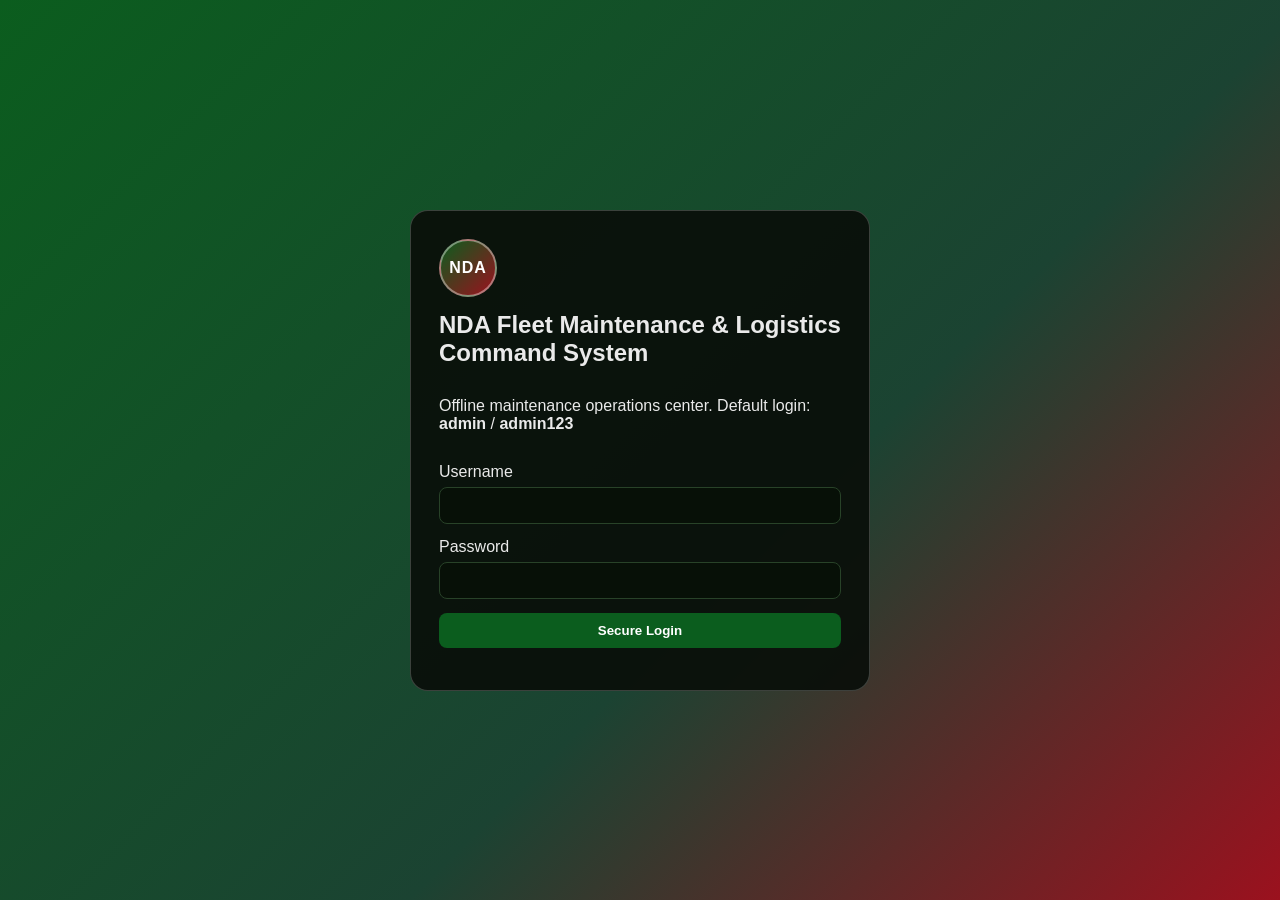
<file: nda-maintenance-system/index.html>
<!DOCTYPE html>
<html lang="en">
<head>
  <meta charset="UTF-8" />
  <meta name="viewport" content="width=device-width, initial-scale=1.0" />
  <title>NDA Fleet Maintenance & Logistics Command System</title>
  <link rel="stylesheet" href="css/main.css" />
  <link rel="stylesheet" href="css/dashboard.css" />
  <link rel="stylesheet" href="css/forms.css" />
  <link rel="stylesheet" href="css/tables.css" />
  <link rel="stylesheet" href="css/notifications.css" />
</head>
<body>
  <!-- NDA Fleet Maintenance & Logistics Command System: offline-first single page application shell. -->
  <section id="login-screen" class="login-screen">
    <form id="login-form" class="login-panel">
      <div class="login-logo" aria-label="NDA command crest">NDA</div>
      <h1>NDA Fleet Maintenance & Logistics Command System</h1>
      <p>Offline maintenance operations center. Default login: <strong>admin</strong> / <strong>admin123</strong></p>
      <label>Username<input name="username" autocomplete="username" required /></label>
      <label>Password<input name="password" type="password" autocomplete="current-password" required /></label>
      <button class="btn btn-primary" type="submit">Secure Login</button>
      <div id="login-error" class="form-error"></div>
    </form>
  </section>

  <div id="app" class="app hidden">
    <aside id="sidebar" class="sidebar">
      <div class="brand"><button id="toggle-sidebar" class="icon-btn" title="Collapse sidebar">☰</button><div><strong>NDA Command</strong><span>Maintenance Ops</span></div></div>
      <nav id="nav" class="nav"></nav>
      <div class="sidebar-footer"><span id="current-user"></span><button id="logout-btn" class="btn btn-ghost">Logout</button></div>
    </aside>
    <main class="main">
      <header class="topbar">
        <div><h2 id="page-title">Dashboard</h2><p id="page-subtitle">Nigerian Defence Academy Fleet Maintenance Command</p></div>
        <input id="global-search" class="global-search" placeholder="Global search vehicles, jobs, servicing, inventory, notifications..." />
      </header>
      <section id="content" class="content"></section>
    </main>
  </div>

  <script src="js/storage.js"></script>
  <script src="js/audit.js"></script>
  <script src="js/notifications.js"></script>
  <script src="js/users.js"></script>
  <script src="js/vehicles.js"></script>
  <script src="js/maintenance.js"></script>
  <script src="js/servicing.js"></script>
  <script src="js/inventory.js"></script>
  <script src="js/dashboard.js"></script>
  <script src="js/reports.js"></script>
  <script src="js/app.js"></script>
</body>
</html>
</file>
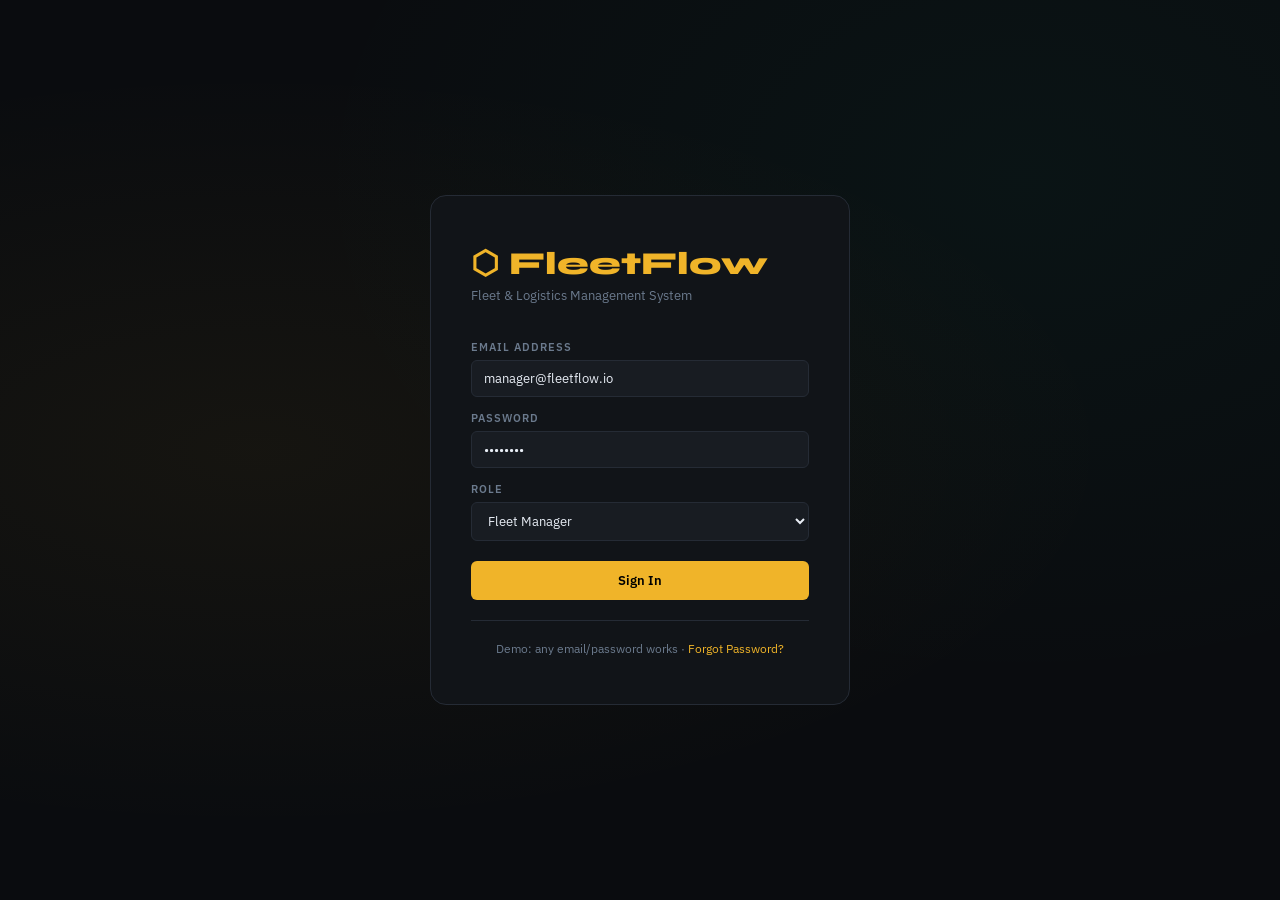
<file: fleetflow.html>
<!DOCTYPE html>
<html lang="en">
<head>
<meta charset="UTF-8">
<meta name="viewport" content="width=device-width, initial-scale=1.0">
<title>FleetFlow — Fleet & Logistics Management</title>
<link href="https://fonts.googleapis.com/css2?family=Syne:wght@400;600;700;800&family=IBM+Plex+Mono:wght@400;500&family=IBM+Plex+Sans:wght@300;400;500;600&display=swap" rel="stylesheet">
<style>
:root {
  --bg: #0a0c0f;
  --surface: #111418;
  --surface2: #181c22;
  --border: #252b35;
  --accent: #f0b429;
  --accent2: #00d4aa;
  --danger: #ff4757;
  --warn: #ffa502;
  --info: #3d9be9;
  --text: #e8edf5;
  --muted: #6b7a8d;
  --success: #2ed573;
}
* { box-sizing: border-box; margin: 0; padding: 0; }
body { background: var(--bg); color: var(--text); font-family: 'IBM Plex Sans', sans-serif; min-height: 100vh; overflow-x: hidden; }
h1,h2,h3,h4 { font-family: 'Syne', sans-serif; }
code, .mono { font-family: 'IBM Plex Mono', monospace; }

/* LAYOUT */
#app { display: flex; height: 100vh; }
#sidebar {
  width: 220px; min-width: 220px; background: var(--surface);
  border-right: 1px solid var(--border); display: flex; flex-direction: column;
  padding: 0; z-index: 10;
}
#main { flex: 1; overflow-y: auto; display: flex; flex-direction: column; }

/* SIDEBAR */
.brand {
  padding: 20px 20px 16px;
  border-bottom: 1px solid var(--border);
}
.brand-logo { font-family: 'Syne', sans-serif; font-size: 20px; font-weight: 800; color: var(--accent); letter-spacing: -0.5px; }
.brand-sub { font-size: 10px; color: var(--muted); letter-spacing: 2px; text-transform: uppercase; margin-top: 2px; }
.nav-section { padding: 12px 0; flex:1; }
.nav-label { font-size: 10px; color: var(--muted); text-transform: uppercase; letter-spacing: 2px; padding: 8px 20px 4px; }
.nav-item {
  display: flex; align-items: center; gap: 10px; padding: 9px 20px;
  color: var(--muted); cursor: pointer; font-size: 13px; font-weight: 500;
  transition: all 0.15s; border-left: 3px solid transparent;
}
.nav-item:hover { color: var(--text); background: var(--surface2); }
.nav-item.active { color: var(--accent); background: rgba(240,180,41,0.06); border-left-color: var(--accent); }
.nav-icon { font-size: 15px; width: 18px; text-align: center; }
.user-bar {
  padding: 14px 20px; border-top: 1px solid var(--border);
  display: flex; align-items: center; gap: 10px;
}
.avatar { width: 32px; height: 32px; border-radius: 50%; background: var(--accent); display: flex; align-items: center; justify-content: center; font-size: 12px; font-weight: 700; color: #000; flex-shrink: 0; }
.user-name { font-size: 13px; font-weight: 600; }
.user-role { font-size: 10px; color: var(--muted); text-transform: uppercase; letter-spacing: 1px; }

/* PAGE HEADER */
.page-header {
  padding: 28px 32px 20px;
  border-bottom: 1px solid var(--border);
  display: flex; align-items: center; justify-content: space-between;
}
.page-title { font-size: 22px; font-weight: 800; }
.page-sub { font-size: 13px; color: var(--muted); margin-top: 2px; }
.page-content { padding: 28px 32px; flex: 1; }

/* BUTTONS */
.btn {
  display: inline-flex; align-items: center; gap: 6px;
  padding: 8px 16px; border-radius: 6px; font-size: 13px; font-weight: 600;
  cursor: pointer; border: none; transition: all 0.15s; font-family: 'IBM Plex Sans', sans-serif;
}
.btn-primary { background: var(--accent); color: #000; }
.btn-primary:hover { background: #e0a420; }
.btn-ghost { background: var(--surface2); color: var(--text); border: 1px solid var(--border); }
.btn-ghost:hover { background: var(--border); }
.btn-danger { background: rgba(255,71,87,0.15); color: var(--danger); border: 1px solid rgba(255,71,87,0.3); }
.btn-danger:hover { background: rgba(255,71,87,0.25); }
.btn-sm { padding: 5px 10px; font-size: 12px; }
.btn-success { background: rgba(46,213,115,0.15); color: var(--success); border: 1px solid rgba(46,213,115,0.3); }

/* PILLS/STATUS */
.pill {
  display: inline-flex; align-items: center; gap: 4px;
  padding: 3px 10px; border-radius: 20px; font-size: 11px; font-weight: 600; text-transform: uppercase; letter-spacing: 0.5px;
}
.pill-green { background: rgba(46,213,115,0.12); color: var(--success); }
.pill-yellow { background: rgba(240,180,41,0.12); color: var(--accent); }
.pill-red { background: rgba(255,71,87,0.12); color: var(--danger); }
.pill-blue { background: rgba(61,155,233,0.12); color: var(--info); }
.pill-gray { background: rgba(107,122,141,0.15); color: var(--muted); }
.pill-teal { background: rgba(0,212,170,0.12); color: var(--accent2); }
.pill::before { content: '●'; font-size: 7px; }

/* CARDS */
.card { background: var(--surface); border: 1px solid var(--border); border-radius: 10px; }
.card-header { padding: 16px 20px; border-bottom: 1px solid var(--border); display: flex; align-items: center; justify-content: space-between; }
.card-title { font-size: 14px; font-weight: 700; font-family: 'Syne', sans-serif; }
.card-body { padding: 20px; }

/* KPI GRID */
.kpi-grid { display: grid; grid-template-columns: repeat(4,1fr); gap: 16px; margin-bottom: 28px; }
.kpi-card {
  background: var(--surface); border: 1px solid var(--border); border-radius: 10px;
  padding: 20px; position: relative; overflow: hidden;
}
.kpi-card::after {
  content: ''; position: absolute; top: 0; left: 0; right: 0; height: 3px;
  background: var(--kpi-color, var(--accent));
}
.kpi-label { font-size: 11px; color: var(--muted); text-transform: uppercase; letter-spacing: 1.5px; margin-bottom: 10px; }
.kpi-value { font-size: 32px; font-weight: 800; font-family: 'Syne', sans-serif; color: var(--kpi-color, var(--accent)); }
.kpi-sub { font-size: 11px; color: var(--muted); margin-top: 4px; }

/* TABLES */
.data-table { width: 100%; border-collapse: collapse; }
.data-table th { font-size: 11px; text-transform: uppercase; letter-spacing: 1px; color: var(--muted); padding: 10px 16px; text-align: left; border-bottom: 1px solid var(--border); background: var(--surface2); font-weight: 600; }
.data-table td { padding: 12px 16px; font-size: 13px; border-bottom: 1px solid var(--border); vertical-align: middle; }
.data-table tr:last-child td { border-bottom: none; }
.data-table tr:hover td { background: rgba(255,255,255,0.02); }
.data-table .actions { display: flex; gap: 6px; }

/* FORMS */
.form-grid { display: grid; gap: 16px; }
.form-grid-2 { grid-template-columns: 1fr 1fr; }
.form-grid-3 { grid-template-columns: 1fr 1fr 1fr; }
.form-group { display: flex; flex-direction: column; gap: 6px; }
.form-label { font-size: 11px; font-weight: 600; text-transform: uppercase; letter-spacing: 1px; color: var(--muted); }
.form-input, .form-select {
  background: var(--surface2); border: 1px solid var(--border);
  color: var(--text); padding: 9px 12px; border-radius: 6px;
  font-size: 13px; font-family: 'IBM Plex Sans', sans-serif;
  transition: border-color 0.15s;
}
.form-input:focus, .form-select:focus { outline: none; border-color: var(--accent); }
.form-input::placeholder { color: var(--muted); }
.form-select option { background: var(--surface2); }
.form-error { font-size: 11px; color: var(--danger); }

/* MODAL */
.modal-overlay {
  position: fixed; inset: 0; background: rgba(0,0,0,0.7);
  display: flex; align-items: center; justify-content: center; z-index: 100;
  backdrop-filter: blur(4px);
}
.modal {
  background: var(--surface); border: 1px solid var(--border); border-radius: 12px;
  width: 520px; max-height: 90vh; overflow-y: auto;
}
.modal-header { padding: 20px 24px; border-bottom: 1px solid var(--border); display: flex; align-items: center; justify-content: space-between; }
.modal-title { font-size: 16px; font-weight: 700; font-family: 'Syne', sans-serif; }
.modal-body { padding: 24px; }
.modal-footer { padding: 16px 24px; border-top: 1px solid var(--border); display: flex; gap: 10px; justify-content: flex-end; }
.close-btn { background: none; border: none; color: var(--muted); font-size: 20px; cursor: pointer; line-height: 1; }
.close-btn:hover { color: var(--text); }

/* LOGIN */
#login-page {
  min-height: 100vh; display: flex; align-items: center; justify-content: center;
  background: var(--bg);
  background-image: radial-gradient(ellipse at 20% 50%, rgba(240,180,41,0.05) 0%, transparent 60%),
                    radial-gradient(ellipse at 80% 20%, rgba(0,212,170,0.04) 0%, transparent 50%);
}
.login-box {
  background: var(--surface); border: 1px solid var(--border); border-radius: 16px;
  padding: 48px 40px; width: 420px;
}
.login-logo { font-family: 'Syne', sans-serif; font-size: 32px; font-weight: 800; color: var(--accent); margin-bottom: 4px; }
.login-tagline { font-size: 13px; color: var(--muted); margin-bottom: 36px; }
.divider { height: 1px; background: var(--border); margin: 20px 0; }

/* ANALYTICS */
.analytics-chart { background: var(--surface2); border-radius: 8px; padding: 20px; margin-top: 16px; }
.bar-row { display: flex; align-items: center; gap: 12px; margin-bottom: 10px; }
.bar-label { width: 100px; font-size: 12px; color: var(--muted); text-align: right; }
.bar-track { flex: 1; background: var(--border); border-radius: 4px; height: 20px; overflow: hidden; }
.bar-fill { height: 100%; border-radius: 4px; transition: width 0.5s; }
.bar-val { width: 60px; font-size: 12px; font-family: 'IBM Plex Mono', monospace; color: var(--text); }

/* TOGGLE */
.toggle { position: relative; display: inline-flex; align-items: center; cursor: pointer; gap: 8px; }
.toggle input { display: none; }
.toggle-track {
  width: 36px; height: 20px; background: var(--border); border-radius: 10px;
  transition: background 0.2s; position: relative;
}
.toggle-track::after {
  content: ''; position: absolute; top: 3px; left: 3px;
  width: 14px; height: 14px; background: #fff; border-radius: 50%; transition: transform 0.2s;
}
.toggle input:checked + .toggle-track { background: var(--accent); }
.toggle input:checked + .toggle-track::after { transform: translateX(16px); }
.toggle-label { font-size: 12px; color: var(--muted); }

/* TABS */
.tabs { display: flex; border-bottom: 1px solid var(--border); margin-bottom: 24px; }
.tab { padding: 10px 20px; font-size: 13px; font-weight: 600; color: var(--muted); cursor: pointer; border-bottom: 2px solid transparent; transition: all 0.15s; }
.tab.active { color: var(--accent); border-bottom-color: var(--accent); }
.tab:hover { color: var(--text); }

/* NOTIFICATION */
.toast {
  position: fixed; bottom: 24px; right: 24px; z-index: 200;
  background: var(--surface); border: 1px solid var(--border); border-radius: 10px;
  padding: 14px 20px; display: flex; align-items: center; gap: 12px;
  animation: slideUp 0.3s ease; box-shadow: 0 8px 32px rgba(0,0,0,0.4);
}
.toast-success { border-left: 3px solid var(--success); }
.toast-error { border-left: 3px solid var(--danger); }
@keyframes slideUp { from { transform: translateY(20px); opacity: 0; } to { transform: translateY(0); opacity: 1; } }

/* MISC */
.grid-2 { display: grid; grid-template-columns: 1fr 1fr; gap: 20px; }
.mt-4 { margin-top: 16px; }
.mt-6 { margin-top: 24px; }
.flex { display: flex; }
.flex-between { display: flex; align-items: center; justify-content: space-between; }
.gap-2 { gap: 8px; }
.gap-3 { gap: 12px; }
.text-muted { color: var(--muted); font-size: 12px; }
.text-accent { color: var(--accent); }
.text-danger { color: var(--danger); }
.text-success { color: var(--success); }
.empty-state { text-align: center; padding: 48px 20px; color: var(--muted); }
.empty-icon { font-size: 40px; margin-bottom: 12px; }
.empty-text { font-size: 14px; }
.chip {
  display: inline-block; padding: 2px 8px; border-radius: 4px;
  font-size: 11px; font-family: 'IBM Plex Mono', monospace;
  background: var(--surface2); border: 1px solid var(--border); color: var(--text);
}
.page { display: none; flex-direction: column; flex: 1; }
.page.active { display: flex; }
</style>
</head>
<body>

<!-- LOGIN PAGE -->
<div id="login-page">
  <div class="login-box">
    <div class="login-logo">⬡ FleetFlow</div>
    <div class="login-tagline">Fleet & Logistics Management System</div>
    <div class="form-group" style="margin-bottom:14px">
      <label class="form-label">Email Address</label>
      <input type="email" class="form-input" id="login-email" placeholder="manager@fleetflow.io" value="manager@fleetflow.io">
    </div>
    <div class="form-group" style="margin-bottom:14px">
      <label class="form-label">Password</label>
      <input type="password" class="form-input" id="login-pass" placeholder="••••••••" value="password">
    </div>
    <div class="form-group" style="margin-bottom:20px">
      <label class="form-label">Role</label>
      <select class="form-select" id="login-role">
        <option value="Fleet Manager">Fleet Manager</option>
        <option value="Dispatcher">Dispatcher</option>
        <option value="Safety Officer">Safety Officer</option>
        <option value="Financial Analyst">Financial Analyst</option>
      </select>
    </div>
    <button class="btn btn-primary" style="width:100%;justify-content:center;padding:11px" onclick="doLogin()">Sign In</button>
    <div class="divider"></div>
    <div style="text-align:center;font-size:12px;color:var(--muted)">Demo: any email/password works · <span style="color:var(--accent);cursor:pointer">Forgot Password?</span></div>
  </div>
</div>

<!-- APP SHELL -->
<div id="app" style="display:none">
  <!-- SIDEBAR -->
  <div id="sidebar">
    <div class="brand">
      <div class="brand-logo">⬡ FleetFlow</div>
      <div class="brand-sub">Operations Hub</div>
    </div>
    <div class="nav-section">
      <div class="nav-label">Navigation</div>
      <div class="nav-item active" onclick="navigate('dashboard')"><span class="nav-icon">◈</span> Command Center</div>
      <div class="nav-item" onclick="navigate('vehicles')"><span class="nav-icon">🚛</span> Vehicle Registry</div>
      <div class="nav-item" onclick="navigate('trips')"><span class="nav-icon">🗺</span> Trip Dispatcher</div>
      <div class="nav-item" onclick="navigate('maintenance')"><span class="nav-icon">🔧</span> Maintenance Logs</div>
      <div class="nav-item" onclick="navigate('fuel')"><span class="nav-icon">⛽</span> Fuel & Expenses</div>
      <div class="nav-item" onclick="navigate('drivers')"><span class="nav-icon">👤</span> Driver Profiles</div>
      <div class="nav-item" onclick="navigate('analytics')"><span class="nav-icon">📊</span> Analytics</div>
    </div>
    <div class="user-bar">
      <div class="avatar" id="user-avatar">M</div>
      <div>
        <div class="user-name" id="user-name">Fleet Manager</div>
        <div class="user-role" id="user-role">Manager</div>
      </div>
    </div>
  </div>

  <!-- MAIN CONTENT -->
  <div id="main">

    <!-- DASHBOARD -->
    <div class="page active" id="page-dashboard">
      <div class="page-header">
        <div>
          <div class="page-title">Command Center</div>
          <div class="page-sub">Real-time fleet overview — <span id="dash-date"></span></div>
        </div>
        <div class="flex gap-2">
          <select class="form-select" style="font-size:12px;padding:6px 10px" onchange="filterDash(this.value)">
            <option value="all">All Types</option>
            <option value="Truck">Trucks</option>
            <option value="Van">Vans</option>
            <option value="Bike">Bikes</option>
          </select>
        </div>
      </div>
      <div class="page-content">
        <div class="kpi-grid" id="kpi-grid"></div>
        <div class="grid-2">
          <div class="card">
            <div class="card-header"><span class="card-title">Fleet Status Overview</span></div>
            <div class="card-body" id="dash-vehicles"></div>
          </div>
          <div class="card">
            <div class="card-header"><span class="card-title">Recent Activity</span></div>
            <div class="card-body" id="dash-activity"></div>
          </div>
        </div>
        <div class="card mt-4">
          <div class="card-header"><span class="card-title">Active Trips</span></div>
          <div class="card-body" style="padding:0">
            <table class="data-table" id="dash-trips-table"></table>
          </div>
        </div>
      </div>
    </div>

    <!-- VEHICLES -->
    <div class="page" id="page-vehicles">
      <div class="page-header">
        <div>
          <div class="page-title">Vehicle Registry</div>
          <div class="page-sub">Asset management — CRUD operations for fleet vehicles</div>
        </div>
        <button class="btn btn-primary" onclick="openModal('add-vehicle-modal')">+ Add Vehicle</button>
      </div>
      <div class="page-content">
        <div class="card">
          <div class="card-body" style="padding:0">
            <table class="data-table" id="vehicles-table"></table>
          </div>
        </div>
      </div>
    </div>

    <!-- TRIPS -->
    <div class="page" id="page-trips">
      <div class="page-header">
        <div>
          <div class="page-title">Trip Dispatcher</div>
          <div class="page-sub">Create and manage cargo trips · Draft → Dispatched → Completed</div>
        </div>
        <button class="btn btn-primary" onclick="openModal('add-trip-modal')">+ New Trip</button>
      </div>
      <div class="page-content">
        <div class="tabs" id="trip-tabs">
          <div class="tab active" onclick="filterTrips('all',this)">All Trips</div>
          <div class="tab" onclick="filterTrips('Draft',this)">Draft</div>
          <div class="tab" onclick="filterTrips('Dispatched',this)">Dispatched</div>
          <div class="tab" onclick="filterTrips('Completed',this)">Completed</div>
          <div class="tab" onclick="filterTrips('Cancelled',this)">Cancelled</div>
        </div>
        <div class="card">
          <div class="card-body" style="padding:0">
            <table class="data-table" id="trips-table"></table>
          </div>
        </div>
      </div>
    </div>

    <!-- MAINTENANCE -->
    <div class="page" id="page-maintenance">
      <div class="page-header">
        <div>
          <div class="page-title">Maintenance & Service Logs</div>
          <div class="page-sub">Preventative and reactive vehicle health tracking</div>
        </div>
        <button class="btn btn-primary" onclick="openModal('add-maintenance-modal')">+ Log Service</button>
      </div>
      <div class="page-content">
        <div class="card">
          <div class="card-body" style="padding:0">
            <table class="data-table" id="maintenance-table"></table>
          </div>
        </div>
      </div>
    </div>

    <!-- FUEL & EXPENSES -->
    <div class="page" id="page-fuel">
      <div class="page-header">
        <div>
          <div class="page-title">Fuel & Expense Logging</div>
          <div class="page-sub">Financial tracking per asset — automated cost aggregation</div>
        </div>
        <button class="btn btn-primary" onclick="openModal('add-fuel-modal')">+ Log Fuel</button>
      </div>
      <div class="page-content">
        <div class="kpi-grid" style="grid-template-columns: repeat(3,1fr)" id="fuel-kpis"></div>
        <div class="card">
          <div class="card-body" style="padding:0">
            <table class="data-table" id="fuel-table"></table>
          </div>
        </div>
      </div>
    </div>

    <!-- DRIVERS -->
    <div class="page" id="page-drivers">
      <div class="page-header">
        <div>
          <div class="page-title">Driver Performance & Safety</div>
          <div class="page-sub">Compliance management, license tracking, and safety scores</div>
        </div>
        <button class="btn btn-primary" onclick="openModal('add-driver-modal')">+ Add Driver</button>
      </div>
      <div class="page-content">
        <div class="card">
          <div class="card-body" style="padding:0">
            <table class="data-table" id="drivers-table"></table>
          </div>
        </div>
      </div>
    </div>

    <!-- ANALYTICS -->
    <div class="page" id="page-analytics">
      <div class="page-header">
        <div>
          <div class="page-title">Operational Analytics</div>
          <div class="page-sub">Data-driven insights — ROI, efficiency, and performance metrics</div>
        </div>
        <div class="flex gap-2">
          <button class="btn btn-ghost btn-sm" onclick="exportCSV()">⬇ Export CSV</button>
          <button class="btn btn-ghost btn-sm" onclick="showToast('PDF report generated!','success')">⬇ Export PDF</button>
        </div>
      </div>
      <div class="page-content">
        <div class="kpi-grid" id="analytics-kpis"></div>
        <div class="grid-2">
          <div class="card">
            <div class="card-header"><span class="card-title">Fuel Efficiency (km/L) by Vehicle</span></div>
            <div class="card-body" id="fuel-chart"></div>
          </div>
          <div class="card">
            <div class="card-header"><span class="card-title">Vehicle ROI Analysis</span></div>
            <div class="card-body" id="roi-chart"></div>
          </div>
        </div>
        <div class="card mt-4">
          <div class="card-header"><span class="card-title">Cost-per-km Breakdown</span></div>
          <div class="card-body" id="cost-table"></div>
        </div>
      </div>
    </div>

  </div><!-- /main -->
</div><!-- /app -->

<!-- MODALS -->

<!-- Add Vehicle -->
<div class="modal-overlay" id="add-vehicle-modal" style="display:none" onclick="closeOnOverlay(event,'add-vehicle-modal')">
  <div class="modal">
    <div class="modal-header">
      <div class="modal-title">Add New Vehicle</div>
      <button class="close-btn" onclick="closeModal('add-vehicle-modal')">×</button>
    </div>
    <div class="modal-body">
      <div class="form-grid form-grid-2">
        <div class="form-group"><label class="form-label">Vehicle Name/Model</label><input class="form-input" id="v-name" placeholder="e.g. Toyota Hiace Van-06"></div>
        <div class="form-group"><label class="form-label">License Plate</label><input class="form-input" id="v-plate" placeholder="e.g. GJ-05-AB-1234"></div>
        <div class="form-group"><label class="form-label">Vehicle Type</label>
          <select class="form-select" id="v-type">
            <option>Truck</option><option>Van</option><option>Bike</option>
          </select>
        </div>
        <div class="form-group"><label class="form-label">Max Load Capacity (kg)</label><input class="form-input" id="v-cap" type="number" placeholder="e.g. 1000"></div>
        <div class="form-group"><label class="form-label">Region</label><input class="form-input" id="v-region" placeholder="e.g. North Zone"></div>
        <div class="form-group"><label class="form-label">Odometer (km)</label><input class="form-input" id="v-odo" type="number" placeholder="0"></div>
        <div class="form-group"><label class="form-label">Acquisition Cost (₹)</label><input class="form-input" id="v-cost" type="number" placeholder="e.g. 800000"></div>
      </div>
    </div>
    <div class="modal-footer">
      <button class="btn btn-ghost" onclick="closeModal('add-vehicle-modal')">Cancel</button>
      <button class="btn btn-primary" onclick="addVehicle()">Add Vehicle</button>
    </div>
  </div>
</div>

<!-- Add Trip -->
<div class="modal-overlay" id="add-trip-modal" style="display:none" onclick="closeOnOverlay(event,'add-trip-modal')">
  <div class="modal">
    <div class="modal-header">
      <div class="modal-title">Create New Trip</div>
      <button class="close-btn" onclick="closeModal('add-trip-modal')">×</button>
    </div>
    <div class="modal-body">
      <div class="form-grid">
        <div class="form-grid form-grid-2">
          <div class="form-group"><label class="form-label">Origin</label><input class="form-input" id="t-origin" placeholder="e.g. Mumbai Warehouse"></div>
          <div class="form-group"><label class="form-label">Destination</label><input class="form-input" id="t-dest" placeholder="e.g. Pune Hub"></div>
        </div>
        <div class="form-group"><label class="form-label">Select Vehicle (Available only)</label>
          <select class="form-select" id="t-vehicle"></select>
        </div>
        <div class="form-group"><label class="form-label">Select Driver (Available only)</label>
          <select class="form-select" id="t-driver"></select>
        </div>
        <div class="form-grid form-grid-2">
          <div class="form-group"><label class="form-label">Cargo Weight (kg)</label><input class="form-input" id="t-cargo" type="number" placeholder="e.g. 450"><div class="form-error" id="cargo-error"></div></div>
          <div class="form-group"><label class="form-label">Distance (km)</label><input class="form-input" id="t-dist" type="number" placeholder="e.g. 150"></div>
        </div>
        <div class="form-group"><label class="form-label">Cargo Description</label><input class="form-input" id="t-desc" placeholder="e.g. Electronics shipment"></div>
      </div>
    </div>
    <div class="modal-footer">
      <button class="btn btn-ghost" onclick="closeModal('add-trip-modal')">Cancel</button>
      <button class="btn btn-primary" onclick="addTrip()">Create Trip</button>
    </div>
  </div>
</div>

<!-- Add Maintenance -->
<div class="modal-overlay" id="add-maintenance-modal" style="display:none" onclick="closeOnOverlay(event,'add-maintenance-modal')">
  <div class="modal">
    <div class="modal-header">
      <div class="modal-title">Log Maintenance Service</div>
      <button class="close-btn" onclick="closeModal('add-maintenance-modal')">×</button>
    </div>
    <div class="modal-body">
      <div class="form-grid">
        <div class="form-group"><label class="form-label">Vehicle</label>
          <select class="form-select" id="m-vehicle"></select>
        </div>
        <div class="form-group"><label class="form-label">Service Type</label>
          <select class="form-select" id="m-type">
            <option>Oil Change</option><option>Tyre Replacement</option><option>Engine Repair</option>
            <option>Brake Service</option><option>AC Repair</option><option>Battery Replacement</option><option>General Inspection</option>
          </select>
        </div>
        <div class="form-grid form-grid-2">
          <div class="form-group"><label class="form-label">Cost (₹)</label><input class="form-input" id="m-cost" type="number" placeholder="e.g. 5000"></div>
          <div class="form-group"><label class="form-label">Date</label><input class="form-input" id="m-date" type="date"></div>
        </div>
        <div class="form-group"><label class="form-label">Notes</label><input class="form-input" id="m-notes" placeholder="e.g. Replaced with synthetic oil"></div>
      </div>
      <div style="margin-top:12px;padding:12px;background:rgba(255,71,87,0.08);border:1px solid rgba(255,71,87,0.2);border-radius:8px;font-size:12px;color:var(--warn)">
        ⚠ Adding a service log will automatically set vehicle status to <strong>In Shop</strong>, removing it from the dispatcher pool.
      </div>
    </div>
    <div class="modal-footer">
      <button class="btn btn-ghost" onclick="closeModal('add-maintenance-modal')">Cancel</button>
      <button class="btn btn-primary" onclick="addMaintenance()">Log Service</button>
    </div>
  </div>
</div>

<!-- Add Fuel -->
<div class="modal-overlay" id="add-fuel-modal" style="display:none" onclick="closeOnOverlay(event,'add-fuel-modal')">
  <div class="modal">
    <div class="modal-header">
      <div class="modal-title">Log Fuel / Expense</div>
      <button class="close-btn" onclick="closeModal('add-fuel-modal')">×</button>
    </div>
    <div class="modal-body">
      <div class="form-grid">
        <div class="form-group"><label class="form-label">Vehicle</label>
          <select class="form-select" id="f-vehicle"></select>
        </div>
        <div class="form-grid form-grid-3">
          <div class="form-group"><label class="form-label">Liters</label><input class="form-input" id="f-liters" type="number" placeholder="e.g. 40"></div>
          <div class="form-group"><label class="form-label">Cost (₹)</label><input class="form-input" id="f-cost" type="number" placeholder="e.g. 3600"></div>
          <div class="form-group"><label class="form-label">Date</label><input class="form-input" id="f-date" type="date"></div>
        </div>
        <div class="form-group"><label class="form-label">Linked Trip (Optional)</label>
          <select class="form-select" id="f-trip"></select>
        </div>
      </div>
    </div>
    <div class="modal-footer">
      <button class="btn btn-ghost" onclick="closeModal('add-fuel-modal')">Cancel</button>
      <button class="btn btn-primary" onclick="addFuel()">Log Fuel</button>
    </div>
  </div>
</div>

<!-- Add Driver -->
<div class="modal-overlay" id="add-driver-modal" style="display:none" onclick="closeOnOverlay(event,'add-driver-modal')">
  <div class="modal">
    <div class="modal-header">
      <div class="modal-title">Add New Driver</div>
      <button class="close-btn" onclick="closeModal('add-driver-modal')">×</button>
    </div>
    <div class="modal-body">
      <div class="form-grid form-grid-2">
        <div class="form-group"><label class="form-label">Full Name</label><input class="form-input" id="d-name" placeholder="e.g. Alex Kumar"></div>
        <div class="form-group"><label class="form-label">License Number</label><input class="form-input" id="d-license" placeholder="e.g. MH-20230123456"></div>
        <div class="form-group"><label class="form-label">License Category</label>
          <select class="form-select" id="d-category">
            <option>Truck</option><option>Van</option><option>Bike</option><option>All</option>
          </select>
        </div>
        <div class="form-group"><label class="form-label">License Expiry</label><input class="form-input" id="d-expiry" type="date"></div>
        <div class="form-group"><label class="form-label">Phone</label><input class="form-input" id="d-phone" placeholder="e.g. +91 98765 43210"></div>
        <div class="form-group"><label class="form-label">Safety Score (0-100)</label><input class="form-input" id="d-score" type="number" placeholder="85" min="0" max="100"></div>
      </div>
    </div>
    <div class="modal-footer">
      <button class="btn btn-ghost" onclick="closeModal('add-driver-modal')">Cancel</button>
      <button class="btn btn-primary" onclick="addDriver()">Add Driver</button>
    </div>
  </div>
</div>

<!-- Toast -->
<div class="toast" id="toast" style="display:none">
  <span id="toast-icon">✓</span>
  <span id="toast-msg"></span>
</div>

<script>
// ============================================================
// STATE
// ============================================================
let currentUser = { name: 'Fleet Manager', role: 'Fleet Manager', initials: 'FM' };
let currentPage = 'dashboard';
let tripFilter = 'all';

const vehicles = [
  { id: 'V001', name: 'Tata 407 Van-01', plate: 'GJ-01-AB-0001', type: 'Van', capacity: 800, odometer: 45200, status: 'Available', region: 'North Zone', acquisitionCost: 850000, retired: false },
  { id: 'V002', name: 'Ashok Leyland Truck-02', plate: 'GJ-01-CD-0002', type: 'Truck', capacity: 5000, odometer: 120400, status: 'On Trip', region: 'West Zone', acquisitionCost: 2500000, retired: false },
  { id: 'V003', name: 'Honda Activa Bike-03', plate: 'GJ-05-EF-0003', type: 'Bike', capacity: 30, odometer: 12300, status: 'Available', region: 'South Zone', acquisitionCost: 80000, retired: false },
  { id: 'V004', name: 'Mahindra Bolero Van-04', plate: 'GJ-07-GH-0004', type: 'Van', capacity: 1000, odometer: 67800, status: 'In Shop', region: 'East Zone', acquisitionCost: 1200000, retired: false },
  { id: 'V005', name: 'Tata Ace Van-05', plate: 'GJ-09-IJ-0005', type: 'Van', capacity: 500, odometer: 33100, status: 'Available', region: 'North Zone', acquisitionCost: 600000, retired: false },
  { id: 'V006', name: 'Eicher Truck-06', plate: 'GJ-11-KL-0006', type: 'Truck', capacity: 8000, odometer: 210000, status: 'On Trip', region: 'West Zone', acquisitionCost: 4000000, retired: false },
];

const drivers = [
  { id: 'D001', name: 'Alex Kumar', license: 'GJ-20230001', category: 'Van', expiry: '2026-08-15', phone: '+91 98765 43210', status: 'On Trip', safetyScore: 92, tripsCompleted: 145, tripsTotal: 150 },
  { id: 'D002', name: 'Ramesh Patel', license: 'GJ-20200045', category: 'Truck', expiry: '2025-03-01', phone: '+91 91234 56789', status: 'On Trip', safetyScore: 78, tripsCompleted: 320, tripsTotal: 345 },
  { id: 'D003', name: 'Sunita Sharma', license: 'GJ-20220089', category: 'Bike', expiry: '2027-01-10', phone: '+91 99887 76655', status: 'Available', safetyScore: 95, tripsCompleted: 67, tripsTotal: 68 },
  { id: 'D004', name: 'Vikram Singh', license: 'GJ-20210032', category: 'All', expiry: '2024-12-31', phone: '+91 88776 65544', status: 'Suspended', safetyScore: 55, tripsCompleted: 89, tripsTotal: 110 },
  { id: 'D005', name: 'Priya Mehta', license: 'GJ-20230067', category: 'Van', expiry: '2027-06-20', phone: '+91 77665 54433', status: 'Available', safetyScore: 88, tripsCompleted: 44, tripsTotal: 46 },
];

const trips = [
  { id: 'T001', origin: 'Ahmedabad WH', dest: 'Surat Hub', vehicleId: 'V002', driverId: 'D002', cargo: 4200, distance: 265, status: 'Dispatched', desc: 'FMCG goods', date: '2026-02-20', revenue: 18000 },
  { id: 'T002', origin: 'Ahmedabad WH', dest: 'Vadodara DC', vehicleId: 'V001', driverId: 'D001', cargo: 750, distance: 110, status: 'Dispatched', desc: 'Pharma shipment', date: '2026-02-20', revenue: 7500 },
  { id: 'T003', origin: 'Surat Hub', dest: 'Mumbai Port', vehicleId: 'V006', driverId: 'D002', cargo: 7000, distance: 280, status: 'Completed', desc: 'Industrial parts', date: '2026-02-18', revenue: 35000 },
  { id: 'T004', origin: 'Pune DC', dest: 'Nashik WH', vehicleId: 'V005', driverId: 'D005', cargo: 400, distance: 210, status: 'Completed', desc: 'Electronics', date: '2026-02-17', revenue: 8500 },
  { id: 'T005', origin: 'Mumbai Hub', dest: 'Thane DC', vehicleId: 'V003', driverId: 'D003', cargo: 25, distance: 30, status: 'Draft', desc: 'Last-mile parcels', date: '2026-02-21', revenue: 1200 },
];

const maintenanceLogs = [
  { id: 'M001', vehicleId: 'V004', type: 'Engine Repair', cost: 18000, date: '2026-02-15', notes: 'Major overhaul needed', status: 'In Progress' },
  { id: 'M002', vehicleId: 'V001', type: 'Oil Change', cost: 3500, date: '2026-02-10', notes: 'Synthetic oil 5W-30', status: 'Completed' },
  { id: 'M003', vehicleId: 'V006', type: 'Tyre Replacement', cost: 22000, date: '2026-01-28', notes: 'All 6 tyres replaced', status: 'Completed' },
];

const fuelLogs = [
  { id: 'F001', vehicleId: 'V002', liters: 80, cost: 8800, date: '2026-02-20', tripId: 'T001' },
  { id: 'F002', vehicleId: 'V001', liters: 30, cost: 3300, date: '2026-02-20', tripId: 'T002' },
  { id: 'F003', vehicleId: 'V006', liters: 120, cost: 13200, date: '2026-02-18', tripId: 'T003' },
  { id: 'F004', vehicleId: 'V005', liters: 45, cost: 4950, date: '2026-02-17', tripId: 'T004' },
  { id: 'F005', vehicleId: 'V003', liters: 3, cost: 275, date: '2026-02-21', tripId: 'T005' },
];

const activityLog = [
  { time: '09:42', msg: 'Trip T001 dispatched — Ahmedabad → Surat', type: 'info' },
  { time: '08:30', msg: 'V004 logged for Engine Repair — status: In Shop', type: 'warn' },
  { time: '07:15', msg: 'Trip T003 marked Completed by D002', type: 'success' },
  { time: 'Yesterday', msg: 'Driver Vikram Singh suspended (low safety score)', type: 'danger' },
  { time: 'Yesterday', msg: 'Fuel logged: 120L for V006 (₹13,200)', type: 'info' },
];

let idCounters = { V: 7, D: 6, T: 6, M: 4, F: 6 };

// ============================================================
// LOGIN
// ============================================================
function doLogin() {
  const email = document.getElementById('login-email').value;
  const role = document.getElementById('login-role').value;
  if (!email) return;
  currentUser = { name: email.split('@')[0].replace(/\./g,' '), role, initials: role.substring(0,2).toUpperCase() };
  document.getElementById('user-name').textContent = currentUser.name;
  document.getElementById('user-role').textContent = currentUser.role;
  document.getElementById('user-avatar').textContent = currentUser.initials;
  document.getElementById('login-page').style.display = 'none';
  document.getElementById('app').style.display = 'flex';
  document.getElementById('dash-date').textContent = new Date().toLocaleDateString('en-IN',{weekday:'long',year:'numeric',month:'long',day:'numeric'});
  renderAll();
}

// ============================================================
// NAVIGATION
// ============================================================
function navigate(page) {
  document.querySelectorAll('.page').forEach(p => p.classList.remove('active'));
  document.querySelectorAll('.nav-item').forEach(n => n.classList.remove('active'));
  document.getElementById('page-' + page).classList.add('active');
  const nav = [...document.querySelectorAll('.nav-item')].find(n => n.getAttribute('onclick')?.includes(page));
  if (nav) nav.classList.add('active');
  currentPage = page;
  renderPage(page);
}

function renderAll() {
  renderPage('dashboard');
}

function renderPage(page) {
  if (page === 'dashboard') renderDashboard();
  if (page === 'vehicles') renderVehicles();
  if (page === 'trips') renderTrips();
  if (page === 'maintenance') renderMaintenance();
  if (page === 'fuel') renderFuel();
  if (page === 'drivers') renderDrivers();
  if (page === 'analytics') renderAnalytics();
}

// ============================================================
// UTILS
// ============================================================
function getVehicle(id) { return vehicles.find(v => v.id === id); }
function getDriver(id) { return drivers.find(d => d.id === id); }
function statusPill(s) {
  const map = { 'Available':'pill-green','On Trip':'pill-blue','In Shop':'pill-yellow','Retired':'pill-gray','On Duty':'pill-green','Off Duty':'pill-gray','Suspended':'pill-red','Draft':'pill-gray','Dispatched':'pill-blue','Completed':'pill-green','Cancelled':'pill-red','In Progress':'pill-yellow' };
  return `<span class="pill ${map[s]||'pill-gray'}">${s}</span>`;
}
function isLicenseExpired(expiry) { return new Date(expiry) < new Date(); }
function nextId(prefix) { return prefix + String(idCounters[prefix]++).padStart(3,'0'); }
function today() { return new Date().toISOString().slice(0,10); }

// ============================================================
// DASHBOARD
// ============================================================
function renderDashboard(typeFilter='all') {
  const vList = typeFilter === 'all' ? vehicles : vehicles.filter(v => v.type === typeFilter);
  const active = vehicles.filter(v => v.status === 'On Trip').length;
  const inShop = vehicles.filter(v => v.status === 'In Shop').length;
  const available = vehicles.filter(v => v.status === 'Available').length;
  const util = Math.round((active/(vehicles.length||1))*100);
  const pending = trips.filter(t => t.status === 'Draft').length;

  document.getElementById('kpi-grid').innerHTML = `
    <div class="kpi-card" style="--kpi-color:var(--accent2)">
      <div class="kpi-label">Active Fleet</div>
      <div class="kpi-value" style="color:var(--accent2)">${active}</div>
      <div class="kpi-sub">Vehicles currently On Trip</div>
    </div>
    <div class="kpi-card" style="--kpi-color:var(--warn)">
      <div class="kpi-label">Maintenance Alerts</div>
      <div class="kpi-value" style="color:var(--warn)">${inShop}</div>
      <div class="kpi-sub">Vehicles In Shop</div>
    </div>
    <div class="kpi-card" style="--kpi-color:var(--accent)">
      <div class="kpi-label">Utilization Rate</div>
      <div class="kpi-value" style="color:var(--accent)">${util}%</div>
      <div class="kpi-sub">${active} of ${vehicles.length} vehicles assigned</div>
    </div>
    <div class="kpi-card" style="--kpi-color:var(--info)">
      <div class="kpi-label">Pending Cargo</div>
      <div class="kpi-value" style="color:var(--info)">${pending}</div>
      <div class="kpi-sub">Shipments awaiting dispatch</div>
    </div>
  `;

  document.getElementById('dash-vehicles').innerHTML = vList.map(v => `
    <div style="display:flex;align-items:center;justify-content:space-between;padding:8px 0;border-bottom:1px solid var(--border)">
      <div>
        <div style="font-size:13px;font-weight:600">${v.name}</div>
        <div style="font-size:11px;color:var(--muted)">${v.plate} · ${v.type}</div>
      </div>
      ${statusPill(v.status)}
    </div>
  `).join('') || '<div class="empty-state"><div class="empty-icon">🚛</div><div class="empty-text">No vehicles</div></div>';

  document.getElementById('dash-activity').innerHTML = activityLog.map(a => {
    const colors = { info:'var(--info)', warn:'var(--warn)', success:'var(--success)', danger:'var(--danger)' };
    return `
      <div style="display:flex;gap:10px;padding:7px 0;border-bottom:1px solid var(--border);align-items:flex-start">
        <div style="width:3px;background:${colors[a.type]};border-radius:2px;align-self:stretch;flex-shrink:0"></div>
        <div>
          <div style="font-size:12px">${a.msg}</div>
          <div style="font-size:11px;color:var(--muted)">${a.time}</div>
        </div>
      </div>
    `;
  }).join('');

  const activeTrips = trips.filter(t => t.status === 'Dispatched');
  document.getElementById('dash-trips-table').innerHTML = `
    <thead><tr><th>Trip ID</th><th>Route</th><th>Driver</th><th>Vehicle</th><th>Cargo</th><th>Status</th></tr></thead>
    <tbody>${activeTrips.map(t => {
      const v = getVehicle(t.vehicleId); const d = getDriver(t.driverId);
      return `<tr>
        <td class="mono" style="font-size:12px;color:var(--muted)">${t.id}</td>
        <td>${t.origin} → ${t.dest}</td>
        <td>${d?.name||'—'}</td>
        <td>${v?.name||'—'}</td>
        <td>${t.cargo} kg</td>
        <td>${statusPill(t.status)}</td>
      </tr>`;
    }).join('') || '<tr><td colspan="6" style="text-align:center;color:var(--muted);padding:20px">No active trips</td></tr>'}</tbody>
  `;
}

function filterDash(val) { renderDashboard(val); }

// ============================================================
// VEHICLES
// ============================================================
function renderVehicles() {
  document.getElementById('vehicles-table').innerHTML = `
    <thead><tr><th>ID</th><th>Vehicle</th><th>Type</th><th>Capacity</th><th>Odometer</th><th>Region</th><th>Status</th><th>Actions</th></tr></thead>
    <tbody>${vehicles.map(v => `<tr>
      <td class="mono" style="font-size:12px;color:var(--muted)">${v.id}</td>
      <td><div style="font-weight:600;font-size:13px">${v.name}</div><div style="font-size:11px;color:var(--muted)">${v.plate}</div></td>
      <td><span class="chip">${v.type}</span></td>
      <td>${v.capacity.toLocaleString()} kg</td>
      <td>${v.odometer.toLocaleString()} km</td>
      <td>${v.region}</td>
      <td>${statusPill(v.retired ? 'Retired' : v.status)}</td>
      <td><div class="actions">
        <button class="btn btn-ghost btn-sm" onclick="toggleRetired('${v.id}')">${v.retired ? '↩ Restore' : '⊘ Retire'}</button>
        <button class="btn btn-danger btn-sm" onclick="deleteVehicle('${v.id}')">✕</button>
      </div></td>
    </tr>`).join('')}</tbody>
  `;
}

function toggleRetired(id) {
  const v = getVehicle(id);
  if (!v) return;
  v.retired = !v.retired;
  v.status = v.retired ? 'Retired' : 'Available';
  renderVehicles();
  showToast(`${v.name} ${v.retired ? 'retired' : 'restored'}`, v.retired ? 'warn' : 'success');
}

function deleteVehicle(id) {
  const i = vehicles.findIndex(v => v.id === id);
  if (i > -1) { vehicles.splice(i,1); renderVehicles(); showToast('Vehicle removed','success'); }
}

function addVehicle() {
  const name = document.getElementById('v-name').value.trim();
  const plate = document.getElementById('v-plate').value.trim();
  const type = document.getElementById('v-type').value;
  const cap = parseInt(document.getElementById('v-cap').value);
  const region = document.getElementById('v-region').value.trim();
  const odo = parseInt(document.getElementById('v-odo').value)||0;
  const cost = parseInt(document.getElementById('v-cost').value)||0;
  if (!name||!plate||!cap) return showToast('Fill required fields','error');
  if (vehicles.find(v => v.plate === plate)) return showToast('Plate already exists','error');
  vehicles.push({ id:'V'+String(idCounters.V++).padStart(3,'0'), name, plate, type, capacity:cap, odometer:odo, status:'Available', region:region||'General', acquisitionCost:cost, retired:false });
  closeModal('add-vehicle-modal'); renderVehicles(); showToast('Vehicle added!','success');
  ['v-name','v-plate','v-cap','v-region','v-odo','v-cost'].forEach(id => document.getElementById(id).value='');
}

// ============================================================
// TRIPS
// ============================================================
function renderTrips() {
  let list = trips;
  if (tripFilter !== 'all') list = trips.filter(t => t.status === tripFilter);
  document.getElementById('trips-table').innerHTML = `
    <thead><tr><th>ID</th><th>Route</th><th>Driver</th><th>Vehicle</th><th>Cargo</th><th>Distance</th><th>Revenue</th><th>Status</th><th>Actions</th></tr></thead>
    <tbody>${list.map(t => {
      const v = getVehicle(t.vehicleId); const d = getDriver(t.driverId);
      return `<tr>
        <td class="mono" style="font-size:12px;color:var(--muted)">${t.id}</td>
        <td><div style="font-weight:600;font-size:13px">${t.origin} → ${t.dest}</div><div style="font-size:11px;color:var(--muted)">${t.desc}</div></td>
        <td>${d?.name||'—'}</td>
        <td>${v?.name||'—'}</td>
        <td>${t.cargo} kg</td>
        <td>${t.distance} km</td>
        <td style="color:var(--success)">₹${t.revenue?.toLocaleString()||'—'}</td>
        <td>${statusPill(t.status)}</td>
        <td><div class="actions">
          ${t.status==='Draft'?`<button class="btn btn-ghost btn-sm" onclick="advanceTrip('${t.id}','Dispatched')">▶ Dispatch</button>`:''}
          ${t.status==='Dispatched'?`<button class="btn btn-success btn-sm" onclick="advanceTrip('${t.id}','Completed')">✓ Complete</button>`:''}
          ${['Draft','Dispatched'].includes(t.status)?`<button class="btn btn-danger btn-sm" onclick="advanceTrip('${t.id}','Cancelled')">✕ Cancel</button>`:''}
        </div></td>
      </tr>`;
    }).join('') || '<tr><td colspan="9" style="text-align:center;color:var(--muted);padding:20px">No trips found</td></tr>'}</tbody>
  `;
}

function filterTrips(f,el) {
  tripFilter = f;
  document.querySelectorAll('#trip-tabs .tab').forEach(t => t.classList.remove('active'));
  el.classList.add('active');
  renderTrips();
}

function advanceTrip(id, newStatus) {
  const t = trips.find(tr => tr.id === id);
  if (!t) return;
  const v = getVehicle(t.vehicleId); const d = getDriver(t.driverId);
  t.status = newStatus;
  if (newStatus === 'Dispatched') { if(v) v.status='On Trip'; if(d) d.status='On Trip'; }
  if (newStatus === 'Completed' || newStatus === 'Cancelled') {
    if(v && v.status==='On Trip') v.status='Available';
    if(d && d.status==='On Trip') d.status='Available';
    if(newStatus==='Completed' && v) v.odometer += t.distance;
    activityLog.unshift({ time: 'Just now', msg: `Trip ${id} marked ${newStatus}`, type: newStatus==='Completed'?'success':'warn' });
  }
  renderTrips();
  if (currentPage === 'dashboard') renderDashboard();
  showToast(`Trip ${id} → ${newStatus}`, 'success');
}

function openTripModal() {
  // populate vehicle dropdown
  const avail = vehicles.filter(v => v.status === 'Available' && !v.retired);
  document.getElementById('t-vehicle').innerHTML = avail.map(v => `<option value="${v.id}">${v.name} (${v.capacity}kg · ${v.type})</option>`).join('') || '<option value="">No available vehicles</option>';
  // populate driver dropdown (available + valid license)
  const drivAvail = drivers.filter(d => d.status === 'Available' && !isLicenseExpired(d.expiry));
  document.getElementById('t-driver').innerHTML = drivAvail.map(d => `<option value="${d.id}">${d.name} [${d.category}]</option>`).join('') || '<option value="">No available drivers</option>';
  openModal('add-trip-modal');
}

function addTrip() {
  const origin = document.getElementById('t-origin').value.trim();
  const dest = document.getElementById('t-dest').value.trim();
  const vid = document.getElementById('t-vehicle').value;
  const did = document.getElementById('t-driver').value;
  const cargo = parseInt(document.getElementById('t-cargo').value);
  const dist = parseInt(document.getElementById('t-dist').value)||0;
  const desc = document.getElementById('t-desc').value.trim();
  document.getElementById('cargo-error').textContent = '';
  if (!origin||!dest||!vid||!did||!cargo) return showToast('Fill all required fields','error');
  const v = getVehicle(vid);
  if (cargo > v.capacity) {
    document.getElementById('cargo-error').textContent = `❌ Cargo (${cargo}kg) exceeds vehicle capacity (${v.capacity}kg)!`;
    return;
  }
  const d = getDriver(did);
  if (isLicenseExpired(d.expiry)) return showToast('Driver license expired!','error');
  const id = 'T' + String(idCounters.T++).padStart(3,'0');
  trips.push({ id, origin, dest, vehicleId:vid, driverId:did, cargo, distance:dist, status:'Draft', desc, date:today(), revenue:Math.round(dist*35) });
  activityLog.unshift({ time:'Just now', msg:`Trip ${id} created: ${origin} → ${dest}`, type:'info' });
  closeModal('add-trip-modal'); renderTrips(); showToast('Trip created!','success');
  ['t-origin','t-dest','t-cargo','t-dist','t-desc'].forEach(id => document.getElementById(id).value='');
}

// ============================================================
// MAINTENANCE
// ============================================================
function renderMaintenance() {
  document.getElementById('maintenance-table').innerHTML = `
    <thead><tr><th>ID</th><th>Vehicle</th><th>Service Type</th><th>Cost</th><th>Date</th><th>Notes</th><th>Status</th><th>Action</th></tr></thead>
    <tbody>${maintenanceLogs.map(m => {
      const v = getVehicle(m.vehicleId);
      return `<tr>
        <td class="mono" style="font-size:12px;color:var(--muted)">${m.id}</td>
        <td>${v?.name||m.vehicleId}</td>
        <td>${m.type}</td>
        <td style="color:var(--warn)">₹${m.cost.toLocaleString()}</td>
        <td>${m.date}</td>
        <td style="font-size:12px;color:var(--muted)">${m.notes}</td>
        <td>${statusPill(m.status)}</td>
        <td>${m.status==='In Progress'?`<button class="btn btn-success btn-sm" onclick="completeMaintenance('${m.id}')">✓ Done</button>`:'—'}</td>
      </tr>`;
    }).join('')}</tbody>
  `;
}

function completeMaintenance(id) {
  const m = maintenanceLogs.find(x => x.id === id);
  if (!m) return;
  m.status = 'Completed';
  const v = getVehicle(m.vehicleId);
  if (v && v.status === 'In Shop') { v.status = 'Available'; showToast(`${v.name} returned to Available`,'success'); }
  renderMaintenance();
}

function openMaintenanceModal() {
  document.getElementById('m-vehicle').innerHTML = vehicles.filter(v=>!v.retired).map(v => `<option value="${v.id}">${v.name}</option>`).join('');
  document.getElementById('m-date').value = today();
  openModal('add-maintenance-modal');
}

function addMaintenance() {
  const vid = document.getElementById('m-vehicle').value;
  const type = document.getElementById('m-type').value;
  const cost = parseInt(document.getElementById('m-cost').value)||0;
  const date = document.getElementById('m-date').value||today();
  const notes = document.getElementById('m-notes').value.trim();
  const id = 'M' + String(idCounters.M++).padStart(3,'0');
  maintenanceLogs.push({ id, vehicleId:vid, type, cost, date, notes, status:'In Progress' });
  const v = getVehicle(vid);
  if (v) { v.status = 'In Shop'; }
  activityLog.unshift({ time:'Just now', msg:`${v?.name||vid} sent to In Shop for ${type}`, type:'warn' });
  closeModal('add-maintenance-modal'); renderMaintenance();
  if (currentPage === 'dashboard') renderDashboard();
  showToast(`Maintenance logged — ${v?.name||vid} → In Shop`,'success');
  ['m-cost','m-notes'].forEach(id => document.getElementById(id).value='');
}

// ============================================================
// FUEL
// ============================================================
function renderFuel() {
  const totalFuel = fuelLogs.reduce((s,f)=>s+f.cost,0);
  const totalMaint = maintenanceLogs.reduce((s,m)=>s+m.cost,0);
  const totalOps = totalFuel + totalMaint;
  document.getElementById('fuel-kpis').innerHTML = `
    <div class="kpi-card" style="--kpi-color:var(--accent)"><div class="kpi-label">Total Fuel Cost</div><div class="kpi-value">₹${(totalFuel/1000).toFixed(1)}K</div><div class="kpi-sub">All vehicles</div></div>
    <div class="kpi-card" style="--kpi-color:var(--warn)"><div class="kpi-label">Total Maintenance</div><div class="kpi-value">₹${(totalMaint/1000).toFixed(1)}K</div><div class="kpi-sub">All service logs</div></div>
    <div class="kpi-card" style="--kpi-color:var(--danger)"><div class="kpi-label">Total Operational Cost</div><div class="kpi-value">₹${(totalOps/1000).toFixed(1)}K</div><div class="kpi-sub">Fuel + Maintenance</div></div>
  `;
  document.getElementById('fuel-table').innerHTML = `
    <thead><tr><th>ID</th><th>Vehicle</th><th>Liters</th><th>Cost</th><th>Date</th><th>Linked Trip</th></tr></thead>
    <tbody>${fuelLogs.map(f => {
      const v = getVehicle(f.vehicleId);
      return `<tr>
        <td class="mono" style="font-size:12px;color:var(--muted)">${f.id}</td>
        <td>${v?.name||f.vehicleId}</td>
        <td>${f.liters} L</td>
        <td style="color:var(--warn)">₹${f.cost.toLocaleString()}</td>
        <td>${f.date}</td>
        <td class="mono" style="font-size:12px">${f.tripId||'—'}</td>
      </tr>`;
    }).join('')}</tbody>
  `;
}

function openFuelModal() {
  document.getElementById('f-vehicle').innerHTML = vehicles.map(v => `<option value="${v.id}">${v.name}</option>`).join('');
  document.getElementById('f-trip').innerHTML = '<option value="">None</option>' + trips.map(t => `<option value="${t.id}">${t.id}: ${t.origin}→${t.dest}</option>`).join('');
  document.getElementById('f-date').value = today();
  openModal('add-fuel-modal');
}

function addFuel() {
  const vid = document.getElementById('f-vehicle').value;
  const liters = parseFloat(document.getElementById('f-liters').value)||0;
  const cost = parseFloat(document.getElementById('f-cost').value)||0;
  const date = document.getElementById('f-date').value||today();
  const tripId = document.getElementById('f-trip').value||null;
  if (!vid||!liters||!cost) return showToast('Fill required fields','error');
  fuelLogs.push({ id:'F'+String(idCounters.F++).padStart(3,'0'), vehicleId:vid, liters, cost, date, tripId });
  closeModal('add-fuel-modal'); renderFuel(); showToast('Fuel logged!','success');
}

// ============================================================
// DRIVERS
// ============================================================
function renderDrivers() {
  document.getElementById('drivers-table').innerHTML = `
    <thead><tr><th>ID</th><th>Driver</th><th>Category</th><th>License</th><th>Expiry</th><th>Safety Score</th><th>Completion Rate</th><th>Status</th><th>Actions</th></tr></thead>
    <tbody>${drivers.map(d => {
      const expired = isLicenseExpired(d.expiry);
      const rate = Math.round((d.tripsCompleted/d.tripsTotal)*100);
      const scoreColor = d.safetyScore >= 85 ? 'var(--success)' : d.safetyScore >= 65 ? 'var(--warn)' : 'var(--danger)';
      return `<tr>
        <td class="mono" style="font-size:12px;color:var(--muted)">${d.id}</td>
        <td><div style="font-weight:600">${d.name}</div><div style="font-size:11px;color:var(--muted)">${d.phone}</div></td>
        <td><span class="chip">${d.category}</span></td>
        <td class="mono" style="font-size:12px">${d.license}</td>
        <td style="color:${expired?'var(--danger)':'var(--text)'}">${d.expiry} ${expired?'<span style="font-size:10px;color:var(--danger)">⚠ EXPIRED</span>':''}</td>
        <td><span style="font-weight:700;color:${scoreColor}">${d.safetyScore}</span><span style="font-size:11px;color:var(--muted)">/100</span></td>
        <td>${rate}% <span style="font-size:11px;color:var(--muted)">(${d.tripsCompleted}/${d.tripsTotal})</span></td>
        <td>${statusPill(d.status)}</td>
        <td><div class="actions">
          ${d.status!=='On Trip'?`<select class="form-select" style="font-size:11px;padding:4px 8px" onchange="changeDriverStatus('${d.id}',this.value)">
            <option ${d.status==='Available'?'selected':''}>Available</option>
            <option ${d.status==='Off Duty'?'selected':''}>Off Duty</option>
            <option ${d.status==='Suspended'?'selected':''}>Suspended</option>
          </select>`:'<span style="font-size:11px;color:var(--muted)">On Trip</span>'}
          <button class="btn btn-danger btn-sm" onclick="deleteDriver('${d.id}')">✕</button>
        </div></td>
      </tr>`;
    }).join('')}</tbody>
  `;
}

function changeDriverStatus(id, status) {
  const d = getDriver(id);
  if (d) { d.status = status; renderDrivers(); showToast(`${d.name} → ${status}`,'success'); }
}

function deleteDriver(id) {
  const i = drivers.findIndex(d => d.id === id);
  if (i > -1) { drivers.splice(i,1); renderDrivers(); showToast('Driver removed','success'); }
}

function addDriver() {
  const name = document.getElementById('d-name').value.trim();
  const license = document.getElementById('d-license').value.trim();
  const category = document.getElementById('d-category').value;
  const expiry = document.getElementById('d-expiry').value;
  const phone = document.getElementById('d-phone').value.trim();
  const score = parseInt(document.getElementById('d-score').value)||85;
  if (!name||!license||!expiry) return showToast('Fill required fields','error');
  const expired = isLicenseExpired(expiry);
  drivers.push({ id:'D'+String(idCounters.D++).padStart(3,'0'), name, license, category, expiry, phone, status:'Available', safetyScore:score, tripsCompleted:0, tripsTotal:0 });
  if (expired) showToast(`⚠ ${name} added but license is expired!`,'warn');
  else showToast(`Driver ${name} added!`,'success');
  closeModal('add-driver-modal'); renderDrivers();
  ['d-name','d-license','d-expiry','d-phone','d-score'].forEach(id => document.getElementById(id).value='');
}

// ============================================================
// ANALYTICS
// ============================================================
function renderAnalytics() {
  const totalRevenue = trips.filter(t=>t.status==='Completed').reduce((s,t)=>s+(t.revenue||0),0);
  const totalFuelCost = fuelLogs.reduce((s,f)=>s+f.cost,0);
  const totalMaintCost = maintenanceLogs.reduce((s,m)=>s+m.cost,0);
  const totalDist = trips.filter(t=>t.status==='Completed').reduce((s,t)=>s+t.distance,0);
  const totalLiters = fuelLogs.reduce((s,f)=>s+f.liters,0);

  document.getElementById('analytics-kpis').innerHTML = `
    <div class="kpi-card" style="--kpi-color:var(--success)"><div class="kpi-label">Total Revenue</div><div class="kpi-value" style="color:var(--success)">₹${(totalRevenue/1000).toFixed(1)}K</div><div class="kpi-sub">Completed trips</div></div>
    <div class="kpi-card" style="--kpi-color:var(--accent)"><div class="kpi-label">Fleet Fuel Efficiency</div><div class="kpi-value">${(totalDist/totalLiters||0).toFixed(1)}</div><div class="kpi-sub">km/L (fleet average)</div></div>
    <div class="kpi-card" style="--kpi-color:var(--info)"><div class="kpi-label">Total Distance</div><div class="kpi-value">${totalDist.toLocaleString()}</div><div class="kpi-sub">km (completed trips)</div></div>
    <div class="kpi-card" style="--kpi-color:var(--warn)"><div class="kpi-label">Net Profit</div><div class="kpi-value" style="color:${totalRevenue>totalFuelCost+totalMaintCost?'var(--success)':'var(--danger)'}">₹${((totalRevenue-totalFuelCost-totalMaintCost)/1000).toFixed(1)}K</div><div class="kpi-sub">Revenue − Ops Costs</div></div>
  `;

  // Fuel efficiency chart
  const fuelByVehicle = {};
  fuelLogs.forEach(f => { if(!fuelByVehicle[f.vehicleId]) fuelByVehicle[f.vehicleId]={liters:0,dist:0}; fuelByVehicle[f.vehicleId].liters+=f.liters; });
  trips.filter(t=>t.status==='Completed').forEach(t => { if(fuelByVehicle[t.vehicleId]) fuelByVehicle[t.vehicleId].dist+=t.distance; });
  const effData = Object.entries(fuelByVehicle).map(([id,d]) => ({ name: getVehicle(id)?.name?.split(' ').slice(-1)[0]||id, eff: d.liters>0?(d.dist/d.liters).toFixed(1):0 })).filter(d=>d.eff>0);
  const maxEff = Math.max(...effData.map(d=>d.eff),1);
  document.getElementById('fuel-chart').innerHTML = `<div class="analytics-chart">${effData.map(d=>`
    <div class="bar-row">
      <div class="bar-label">${d.name}</div>
      <div class="bar-track"><div class="bar-fill" style="width:${(d.eff/maxEff)*100}%;background:var(--accent2)"></div></div>
      <div class="bar-val">${d.eff} km/L</div>
    </div>`).join('')||'<div class="empty-state"><div class="empty-text">No data yet</div></div>'}</div>`;

  // ROI Chart
  const roiData = vehicles.map(v => {
    const vFuel = fuelLogs.filter(f=>f.vehicleId===v.id).reduce((s,f)=>s+f.cost,0);
    const vMaint = maintenanceLogs.filter(m=>m.vehicleId===v.id).reduce((s,m)=>s+m.cost,0);
    const vRev = trips.filter(t=>t.vehicleId===v.id&&t.status==='Completed').reduce((s,t)=>s+(t.revenue||0),0);
    const roi = v.acquisitionCost>0 ? (((vRev-(vFuel+vMaint))/v.acquisitionCost)*100).toFixed(1) : 0;
    return { name: v.name.split(' ').slice(-1)[0], roi: parseFloat(roi) };
  });
  const maxRoi = Math.max(...roiData.map(d=>Math.abs(d.roi)),1);
  document.getElementById('roi-chart').innerHTML = `<div class="analytics-chart">${roiData.map(d=>`
    <div class="bar-row">
      <div class="bar-label">${d.name}</div>
      <div class="bar-track"><div class="bar-fill" style="width:${(Math.abs(d.roi)/maxRoi)*100}%;background:${d.roi>=0?'var(--success)':'var(--danger)'}"></div></div>
      <div class="bar-val" style="color:${d.roi>=0?'var(--success)':'var(--danger)'}">${d.roi}%</div>
    </div>`).join('')}</div>`;

  // Cost per km table
  document.getElementById('cost-table').innerHTML = `
    <table class="data-table">
      <thead><tr><th>Vehicle</th><th>Total Distance</th><th>Fuel Cost</th><th>Maint Cost</th><th>Total Ops Cost</th><th>Cost/km</th></tr></thead>
      <tbody>${vehicles.map(v => {
        const dist = trips.filter(t=>t.vehicleId===v.id&&t.status==='Completed').reduce((s,t)=>s+t.distance,0);
        const fuel = fuelLogs.filter(f=>f.vehicleId===v.id).reduce((s,f)=>s+f.cost,0);
        const maint = maintenanceLogs.filter(m=>m.vehicleId===v.id).reduce((s,m)=>s+m.cost,0);
        const ops = fuel+maint;
        const cpk = dist>0?(ops/dist).toFixed(2):'—';
        return `<tr>
          <td style="font-weight:600">${v.name}</td>
          <td>${dist.toLocaleString()} km</td>
          <td style="color:var(--warn)">₹${fuel.toLocaleString()}</td>
          <td style="color:var(--danger)">₹${maint.toLocaleString()}</td>
          <td>₹${ops.toLocaleString()}</td>
          <td style="font-weight:700;color:var(--accent)" class="mono">${cpk==='—'?'—':'₹'+cpk+'/km'}</td>
        </tr>`;
      }).join('')}</tbody>
    </table>
  `;
}

function exportCSV() {
  const rows = [['Vehicle','Total Distance','Fuel Cost','Maint Cost','Total Ops Cost','Cost/km']];
  vehicles.forEach(v => {
    const dist = trips.filter(t=>t.vehicleId===v.id&&t.status==='Completed').reduce((s,t)=>s+t.distance,0);
    const fuel = fuelLogs.filter(f=>f.vehicleId===v.id).reduce((s,f)=>s+f.cost,0);
    const maint = maintenanceLogs.filter(m=>m.vehicleId===v.id).reduce((s,m)=>s+m.cost,0);
    const ops = fuel+maint;
    const cpk = dist>0?(ops/dist).toFixed(2):'N/A';
    rows.push([v.name,dist,fuel,maint,ops,cpk]);
  });
  const csv = rows.map(r=>r.join(',')).join('\n');
  const a = document.createElement('a');
  a.href = 'data:text/csv;charset=utf-8,'+encodeURIComponent(csv);
  a.download = 'fleetflow-analytics.csv';
  a.click();
  showToast('CSV exported!','success');
}

// ============================================================
// MODAL HELPERS
// ============================================================
function openModal(id) {
  // Pre-populate dropdowns before opening
  if (id==='add-trip-modal') { openTripModal(); return; }
  if (id==='add-maintenance-modal') { openMaintenanceModal(); return; }
  if (id==='add-fuel-modal') { openFuelModal(); return; }
  document.getElementById(id).style.display = 'flex';
}
function closeModal(id) { document.getElementById(id).style.display = 'none'; }
function closeOnOverlay(e,id) { if(e.target.classList.contains('modal-overlay')) closeModal(id); }

// ============================================================
// TOAST
// ============================================================
let toastTimer;
function showToast(msg, type='success') {
  const t = document.getElementById('toast');
  document.getElementById('toast-msg').textContent = msg;
  document.getElementById('toast-icon').textContent = type==='success'?'✓':type==='error'?'✕':'⚠';
  t.className = `toast toast-${type==='error'?'error':'success'}`;
  t.style.display = 'flex';
  clearTimeout(toastTimer);
  toastTimer = setTimeout(()=>{ t.style.display='none'; },3000);
}

// ============================================================
// INIT
// ============================================================
document.getElementById('m-date') && (document.getElementById('m-date').value = today());
document.getElementById('f-date') && (document.getElementById('f-date').value = today());
</script>
</body>
</html>
</file>
<file: nda-maintenance-system/css/main.css>
/* =====================================================
   NDA MAIN STYLESHEET
   Defines military-grade dark command center layout,
   NDA color variables, reusable cards, buttons, and
   responsive navigation for the offline application.
===================================================== */
:root{--military:#0B5D1E;--army:#1B4332;--red:#9B111E;--dark:#0A0F0A;--panel:#111A11;--text:#EAEAEA;--muted:#A7B3A7;--line:#284228;--gold:#d6b25e;--blue:#5aa9e6;--orange:#f4a261;--ok:#2a9d55}*{box-sizing:border-box}body{margin:0;background:var(--dark);color:var(--text);font-family:Arial,Helvetica,sans-serif}.hidden{display:none!important}.app{display:flex;height:100vh;overflow:hidden}.sidebar{width:280px;background:linear-gradient(180deg,#081008,var(--panel));border-right:1px solid var(--line);display:flex;flex-direction:column;transition:.2s}.sidebar.collapsed{width:82px}.brand{display:flex;gap:12px;align-items:center;padding:18px;border-bottom:1px solid var(--line);background:linear-gradient(135deg,#0B5D1E 0%,#1B4332 60%,#9B111E 100%)}.brand span{display:block;font-size:12px;color:#d8ead8}.icon-btn{background:#0005;color:#fff;border:1px solid #ffffff44;border-radius:8px;padding:8px;cursor:pointer}.nav{padding:12px;overflow:auto}.nav button{width:100%;display:flex;gap:10px;align-items:center;padding:12px;margin:4px 0;border:1px solid transparent;background:transparent;color:var(--text);border-radius:10px;cursor:pointer;text-align:left}.nav button.active,.nav button:hover{background:#ffffff10;border-color:var(--line)}.sidebar.collapsed .nav-label,.sidebar.collapsed .brand div,.sidebar.collapsed .sidebar-footer span{display:none}.sidebar-footer{margin-top:auto;padding:14px;border-top:1px solid var(--line);display:grid;gap:8px}.main{flex:1;overflow:auto}.topbar{position:sticky;top:0;z-index:2;display:flex;justify-content:space-between;gap:20px;align-items:center;padding:18px 24px;background:#0a0f0aee;backdrop-filter:blur(8px);border-bottom:1px solid var(--line)}.topbar h2{margin:0}.topbar p{margin:4px 0 0;color:var(--muted)}.global-search,input,select,textarea{background:#071007;color:var(--text);border:1px solid var(--line);border-radius:8px;padding:10px}.global-search{min-width:360px}.content{padding:24px}.btn{border:0;border-radius:8px;padding:10px 14px;font-weight:700;cursor:pointer;color:#fff}.btn-primary{background:var(--military)}.btn-danger{background:var(--red)}.btn-ghost{background:#ffffff12;border:1px solid var(--line)}.btn-small{padding:6px 9px;font-size:12px}.card{background:var(--panel);border:1px solid var(--line);border-radius:14px;padding:18px;box-shadow:0 10px 30px #0003}.grid{display:grid;gap:16px}.grid-2{grid-template-columns:repeat(2,minmax(0,1fr))}.grid-3{grid-template-columns:repeat(3,minmax(0,1fr))}.pill{display:inline-block;padding:4px 9px;border-radius:99px;font-size:12px;border:1px solid #ffffff22}.Critical,.Overdue,.Out{background:#9B111E55}.High,.Maintenance{background:#f4a26144}.Medium,.Scheduled,.Approved{background:#5aa9e644}.Low,.Active,.Completed{background:#2a9d5544}.login-screen{min-height:100vh;display:grid;place-items:center;background:linear-gradient(135deg,#0B5D1E 0%,#1B4332 60%,#9B111E 100%)}.login-panel{width:min(460px,92vw);background:#0A0F0Aee;border:1px solid #ffffff33;border-radius:18px;padding:28px;display:grid;gap:14px}.login-logo{width:58px;height:58px;border-radius:50%;display:grid;place-items:center;background:linear-gradient(135deg,var(--military),var(--red));border:2px solid #ffffff66;font-weight:900;color:#fff;letter-spacing:1px}.login-panel h1{margin:0}.login-panel label{display:grid;gap:6px}.form-error{color:#ff9ca5}.toolbar{display:flex;gap:10px;flex-wrap:wrap;align-items:center;justify-content:space-between;margin-bottom:14px}.print-header{display:none}@media(max-width:850px){.app{display:block}.sidebar{position:fixed;z-index:4;height:100vh;transform:translateX(-100%)}.sidebar.open{transform:translateX(0)}.topbar{display:grid}.global-search{min-width:0;width:100%}.grid-2,.grid-3{grid-template-columns:1fr}}@media print{.sidebar,.topbar,.toolbar,.btn{display:none!important}.main{overflow:visible}.print-header{display:block;text-align:center}.card{box-shadow:none;border-color:#333}body{background:white;color:#111}.content{padding:0}}
</file>
<file: nda-maintenance-system/css/dashboard.css>
/* =====================================================
   DASHBOARD STYLES
   Presentation for KPI cards, maintenance tracking center,
   financial command summaries, and urgent alert panels.
===================================================== */
.kpi-grid{display:grid;grid-template-columns:repeat(auto-fit,minmax(190px,1fr));gap:14px;margin-bottom:18px}.kpi{position:relative;overflow:hidden}.kpi:before{content:"";position:absolute;inset:0 0 auto;height:4px;background:linear-gradient(90deg,var(--military),var(--red))}.kpi label{display:block;color:var(--muted);font-size:12px;text-transform:uppercase;letter-spacing:1px}.kpi strong{display:block;font-size:32px;margin-top:8px}.command-strip{display:grid;grid-template-columns:repeat(auto-fit,minmax(230px,1fr));gap:14px}.metric-list{list-style:none;padding:0;margin:0}.metric-list li{display:flex;justify-content:space-between;padding:9px 0;border-bottom:1px solid var(--line)}.metric-list li:last-child{border-bottom:0}.amount{color:var(--gold);font-weight:800}.alert-feed{max-height:360px;overflow:auto;display:grid;gap:8px}.alert-item{border-left:4px solid var(--orange);padding:10px;background:#ffffff0b;border-radius:8px}.alert-item.Critical{border-color:var(--red)}
</file>
<file: nda-maintenance-system/css/forms.css>
/* =====================================================
   FORM STYLES
   Styles modal-free editor forms used by vehicles,
   maintenance jobs, users, servicing, and inventory.
===================================================== */
.form-grid{display:grid;grid-template-columns:repeat(auto-fit,minmax(210px,1fr));gap:12px}.form-grid label{display:grid;gap:6px;color:var(--muted);font-size:13px}.form-grid input,.form-grid select,.form-grid textarea{width:100%}.form-actions{display:flex;gap:10px;margin-top:14px}.inline-form{margin-bottom:18px}.inline-form h3{margin-top:0}.wide{grid-column:1/-1}
</file>
<file: nda-maintenance-system/css/tables.css>
/* =====================================================
   TABLE STYLES
   Responsive paginated data tables for large offline
   IndexedDB-backed collections.
===================================================== */
.table-wrap{overflow:auto;border:1px solid var(--line);border-radius:12px}table{width:100%;border-collapse:collapse;min-width:980px}th,td{padding:11px;border-bottom:1px solid var(--line);text-align:left;font-size:14px}th{position:sticky;top:0;background:#0d160d;color:#cfe7cf;cursor:pointer}tr:hover td{background:#ffffff08}.pagination{display:flex;gap:8px;align-items:center;justify-content:flex-end;margin-top:12px}.pagination span{color:var(--muted)}
</file>
<file: nda-maintenance-system/css/notifications.css>
/* =====================================================
   NOTIFICATION STYLES
   Visual priority markers for service due, mileage,
   overdue, stock, and maintenance workflow alerts.
===================================================== */
.notice-list{display:grid;gap:10px}.notice{padding:12px;border-radius:12px;border:1px solid var(--line);background:#ffffff0b}.notice header{display:flex;justify-content:space-between;gap:12px}.notice p{color:var(--muted);margin:6px 0}.notice.Critical{border-color:var(--red)}.notice.High{border-color:var(--orange)}.notice.Medium{border-color:var(--blue)}.notice.Low{border-color:var(--ok)}
</file>
